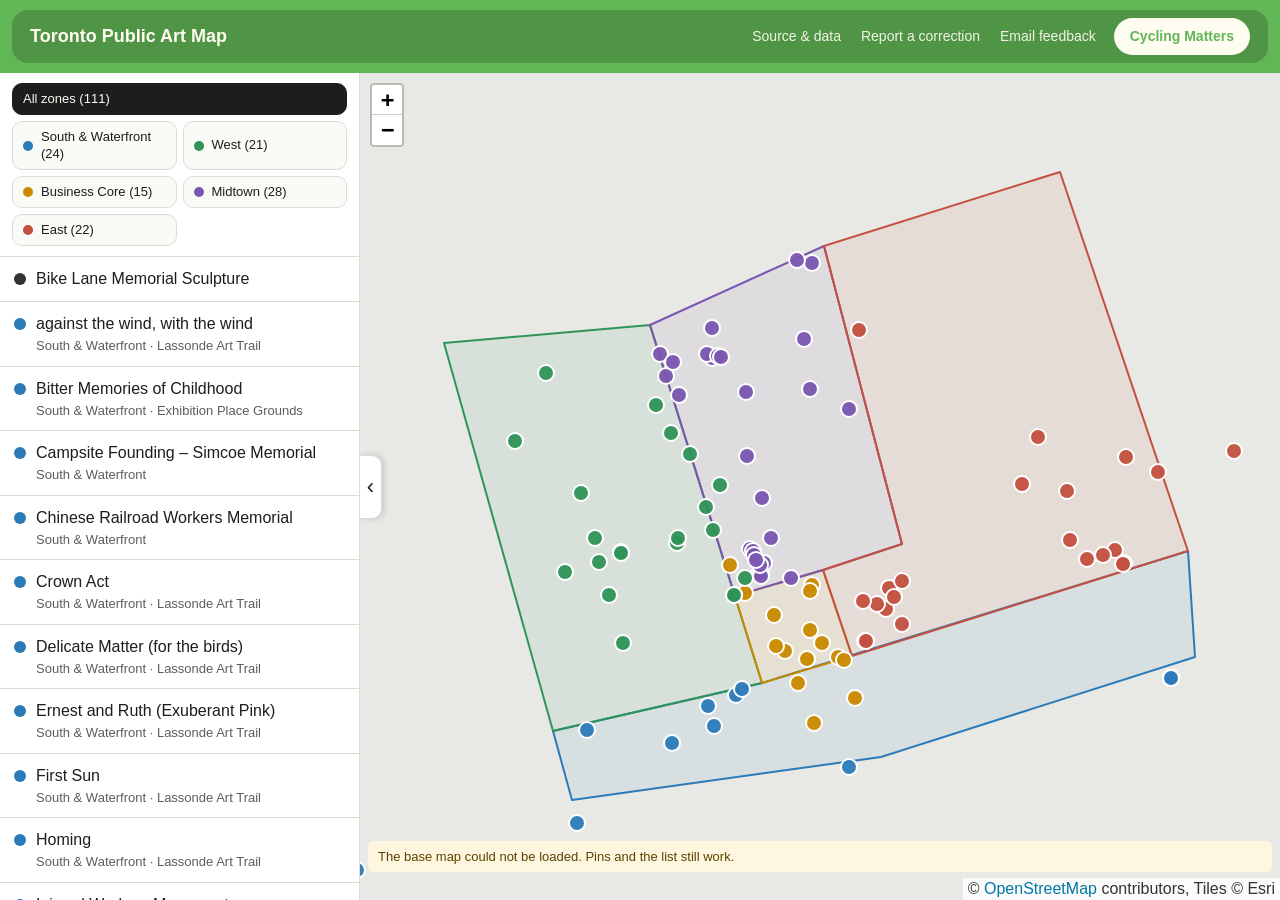
<file: index.html>
<!doctype html>
<html lang="en">
<head>
<meta charset="utf-8">
<meta name="viewport" content="width=device-width, initial-scale=1">
<title>Toronto Public Art Map</title>
<meta name="description" content="Outdoor public art, civic statuary and architectural art in downtown Toronto, reachable on foot or by bike.">
<link rel="stylesheet" href="leaflet.css">
<link rel="stylesheet" href="style.css">
</head>
<body>
<header class="site">
  <nav class="navbar" aria-label="Site">
    <div class="brand">
      <h1>Toronto Public Art Map</h1>
    </div>
    <div class="nav-links" id="navLinks">
      <a href="https://github.com/brianerdelyi/tpam" rel="noopener">Source &amp; data</a>
      <a href="https://github.com/brianerdelyi/tpam/issues/new?template=correction.md" rel="noopener">Report a correction</a>
      <a href="mailto:tpam@cyclingmatters.ca?subject=Toronto%20Public%20Art%20Map%20feedback">Email feedback</a>
      <a class="mobile-only" href="https://cyclingmatters.ca" rel="noopener">Cycling Matters</a>
    </div>
    <a class="nav-cta" href="https://cyclingmatters.ca" rel="noopener">Cycling Matters</a>
    <button class="nav-toggle" id="navToggle" type="button" aria-label="Menu" aria-expanded="false" aria-controls="navLinks"><span></span><span></span><span></span></button>
  </nav>
</header>
<main>
  <div id="mapbox">
    <div id="map"></div>
    <p id="tilemsg" hidden>The base map could not be loaded. Pins and the list still work.</p>
  </div>
  <button id="panelTab" type="button" aria-controls="list" aria-expanded="true" aria-label="Hide panel" title="Hide panel"><span class="chev" aria-hidden="true">&#8249;</span><span class="lbl">Works &amp; filter</span></button>
  <aside id="list" aria-label="Works and filter">
    <div class="panehead"><h2>Works &amp; filter</h2><button id="panelClose" type="button" aria-label="Close panel">&times;</button></div>
    <div id="zonebar" role="group" aria-label="Show works in"></div>
    <ul id="works"></ul>
  </aside>
</main>
<script src="leaflet.js"></script>
<script src="app.js"></script>
</body>
</html>
</file>
<file: leaflet.css>
/* required styles */

.leaflet-pane,
.leaflet-tile,
.leaflet-marker-icon,
.leaflet-marker-shadow,
.leaflet-tile-container,
.leaflet-pane > svg,
.leaflet-pane > canvas,
.leaflet-zoom-box,
.leaflet-image-layer,
.leaflet-layer {
	position: absolute;
	left: 0;
	top: 0;
	}
.leaflet-container {
	overflow: hidden;
	}
.leaflet-tile,
.leaflet-marker-icon,
.leaflet-marker-shadow {
	-webkit-user-select: none;
	   -moz-user-select: none;
	        user-select: none;
	  -webkit-user-drag: none;
	}
/* Prevents IE11 from highlighting tiles in blue */
.leaflet-tile::selection {
	background: transparent;
}
/* Safari renders non-retina tile on retina better with this, but Chrome is worse */
.leaflet-safari .leaflet-tile {
	image-rendering: -webkit-optimize-contrast;
	}
/* hack that prevents hw layers "stretching" when loading new tiles */
.leaflet-safari .leaflet-tile-container {
	width: 1600px;
	height: 1600px;
	-webkit-transform-origin: 0 0;
	}
.leaflet-marker-icon,
.leaflet-marker-shadow {
	display: block;
	}
/* .leaflet-container svg: reset svg max-width decleration shipped in Joomla! (joomla.org) 3.x */
/* .leaflet-container img: map is broken in FF if you have max-width: 100% on tiles */
.leaflet-container .leaflet-overlay-pane svg {
	max-width: none !important;
	max-height: none !important;
	}
.leaflet-container .leaflet-marker-pane img,
.leaflet-container .leaflet-shadow-pane img,
.leaflet-container .leaflet-tile-pane img,
.leaflet-container img.leaflet-image-layer,
.leaflet-container .leaflet-tile {
	max-width: none !important;
	max-height: none !important;
	width: auto;
	padding: 0;
	}

.leaflet-container img.leaflet-tile {
	/* See: https://bugs.chromium.org/p/chromium/issues/detail?id=600120 */
	mix-blend-mode: plus-lighter;
}

.leaflet-container.leaflet-touch-zoom {
	-ms-touch-action: pan-x pan-y;
	touch-action: pan-x pan-y;
	}
.leaflet-container.leaflet-touch-drag {
	-ms-touch-action: pinch-zoom;
	/* Fallback for FF which doesn't support pinch-zoom */
	touch-action: none;
	touch-action: pinch-zoom;
}
.leaflet-container.leaflet-touch-drag.leaflet-touch-zoom {
	-ms-touch-action: none;
	touch-action: none;
}
.leaflet-container {
	-webkit-tap-highlight-color: transparent;
}
.leaflet-container a {
	-webkit-tap-highlight-color: rgba(51, 181, 229, 0.4);
}
.leaflet-tile {
	filter: inherit;
	visibility: hidden;
	}
.leaflet-tile-loaded {
	visibility: inherit;
	}
.leaflet-zoom-box {
	width: 0;
	height: 0;
	-moz-box-sizing: border-box;
	     box-sizing: border-box;
	z-index: 800;
	}
/* workaround for https://bugzilla.mozilla.org/show_bug.cgi?id=888319 */
.leaflet-overlay-pane svg {
	-moz-user-select: none;
	}

.leaflet-pane         { z-index: 400; }

.leaflet-tile-pane    { z-index: 200; }
.leaflet-overlay-pane { z-index: 400; }
.leaflet-shadow-pane  { z-index: 500; }
.leaflet-marker-pane  { z-index: 600; }
.leaflet-tooltip-pane   { z-index: 650; }
.leaflet-popup-pane   { z-index: 700; }

.leaflet-map-pane canvas { z-index: 100; }
.leaflet-map-pane svg    { z-index: 200; }

.leaflet-vml-shape {
	width: 1px;
	height: 1px;
	}
.lvml {
	behavior: url(#default#VML);
	display: inline-block;
	position: absolute;
	}


/* control positioning */

.leaflet-control {
	position: relative;
	z-index: 800;
	pointer-events: visiblePainted; /* IE 9-10 doesn't have auto */
	pointer-events: auto;
	}
.leaflet-top,
.leaflet-bottom {
	position: absolute;
	z-index: 1000;
	pointer-events: none;
	}
.leaflet-top {
	top: 0;
	}
.leaflet-right {
	right: 0;
	}
.leaflet-bottom {
	bottom: 0;
	}
.leaflet-left {
	left: 0;
	}
.leaflet-control {
	float: left;
	clear: both;
	}
.leaflet-right .leaflet-control {
	float: right;
	}
.leaflet-top .leaflet-control {
	margin-top: 10px;
	}
.leaflet-bottom .leaflet-control {
	margin-bottom: 10px;
	}
.leaflet-left .leaflet-control {
	margin-left: 10px;
	}
.leaflet-right .leaflet-control {
	margin-right: 10px;
	}


/* zoom and fade animations */

.leaflet-fade-anim .leaflet-popup {
	opacity: 0;
	-webkit-transition: opacity 0.2s linear;
	   -moz-transition: opacity 0.2s linear;
	        transition: opacity 0.2s linear;
	}
.leaflet-fade-anim .leaflet-map-pane .leaflet-popup {
	opacity: 1;
	}
.leaflet-zoom-animated {
	-webkit-transform-origin: 0 0;
	    -ms-transform-origin: 0 0;
	        transform-origin: 0 0;
	}
svg.leaflet-zoom-animated {
	will-change: transform;
}

.leaflet-zoom-anim .leaflet-zoom-animated {
	-webkit-transition: -webkit-transform 0.25s cubic-bezier(0,0,0.25,1);
	   -moz-transition:    -moz-transform 0.25s cubic-bezier(0,0,0.25,1);
	        transition:         transform 0.25s cubic-bezier(0,0,0.25,1);
	}
.leaflet-zoom-anim .leaflet-tile,
.leaflet-pan-anim .leaflet-tile {
	-webkit-transition: none;
	   -moz-transition: none;
	        transition: none;
	}

.leaflet-zoom-anim .leaflet-zoom-hide {
	visibility: hidden;
	}


/* cursors */

.leaflet-interactive {
	cursor: pointer;
	}
.leaflet-grab {
	cursor: -webkit-grab;
	cursor:    -moz-grab;
	cursor:         grab;
	}
.leaflet-crosshair,
.leaflet-crosshair .leaflet-interactive {
	cursor: crosshair;
	}
.leaflet-popup-pane,
.leaflet-control {
	cursor: auto;
	}
.leaflet-dragging .leaflet-grab,
.leaflet-dragging .leaflet-grab .leaflet-interactive,
.leaflet-dragging .leaflet-marker-draggable {
	cursor: move;
	cursor: -webkit-grabbing;
	cursor:    -moz-grabbing;
	cursor:         grabbing;
	}

/* marker & overlays interactivity */
.leaflet-marker-icon,
.leaflet-marker-shadow,
.leaflet-image-layer,
.leaflet-pane > svg path,
.leaflet-tile-container {
	pointer-events: none;
	}

.leaflet-marker-icon.leaflet-interactive,
.leaflet-image-layer.leaflet-interactive,
.leaflet-pane > svg path.leaflet-interactive,
svg.leaflet-image-layer.leaflet-interactive path {
	pointer-events: visiblePainted; /* IE 9-10 doesn't have auto */
	pointer-events: auto;
	}

/* visual tweaks */

.leaflet-container {
	background: #ddd;
	outline-offset: 1px;
	}
.leaflet-container a {
	color: #0078A8;
	}
.leaflet-zoom-box {
	border: 2px dotted #38f;
	background: rgba(255,255,255,0.5);
	}


/* general typography */
.leaflet-container {
	font-family: "Helvetica Neue", Arial, Helvetica, sans-serif;
	font-size: 12px;
	font-size: 0.75rem;
	line-height: 1.5;
	}


/* general toolbar styles */

.leaflet-bar {
	box-shadow: 0 1px 5px rgba(0,0,0,0.65);
	border-radius: 4px;
	}
.leaflet-bar a {
	background-color: #fff;
	border-bottom: 1px solid #ccc;
	width: 26px;
	height: 26px;
	line-height: 26px;
	display: block;
	text-align: center;
	text-decoration: none;
	color: black;
	}
.leaflet-bar a,
.leaflet-control-layers-toggle {
	background-position: 50% 50%;
	background-repeat: no-repeat;
	display: block;
	}
.leaflet-bar a:hover,
.leaflet-bar a:focus {
	background-color: #f4f4f4;
	}
.leaflet-bar a:first-child {
	border-top-left-radius: 4px;
	border-top-right-radius: 4px;
	}
.leaflet-bar a:last-child {
	border-bottom-left-radius: 4px;
	border-bottom-right-radius: 4px;
	border-bottom: none;
	}
.leaflet-bar a.leaflet-disabled {
	cursor: default;
	background-color: #f4f4f4;
	color: #bbb;
	}

.leaflet-touch .leaflet-bar a {
	width: 30px;
	height: 30px;
	line-height: 30px;
	}
.leaflet-touch .leaflet-bar a:first-child {
	border-top-left-radius: 2px;
	border-top-right-radius: 2px;
	}
.leaflet-touch .leaflet-bar a:last-child {
	border-bottom-left-radius: 2px;
	border-bottom-right-radius: 2px;
	}

/* zoom control */

.leaflet-control-zoom-in,
.leaflet-control-zoom-out {
	font: bold 18px 'Lucida Console', Monaco, monospace;
	text-indent: 1px;
	}

.leaflet-touch .leaflet-control-zoom-in, .leaflet-touch .leaflet-control-zoom-out  {
	font-size: 22px;
	}


/* layers control */

.leaflet-control-layers {
	box-shadow: 0 1px 5px rgba(0,0,0,0.4);
	background: #fff;
	border-radius: 5px;
	}
.leaflet-control-layers-toggle {
	background-image: url(images/layers.png);
	width: 36px;
	height: 36px;
	}
.leaflet-retina .leaflet-control-layers-toggle {
	background-image: url(images/layers-2x.png);
	background-size: 26px 26px;
	}
.leaflet-touch .leaflet-control-layers-toggle {
	width: 44px;
	height: 44px;
	}
.leaflet-control-layers .leaflet-control-layers-list,
.leaflet-control-layers-expanded .leaflet-control-layers-toggle {
	display: none;
	}
.leaflet-control-layers-expanded .leaflet-control-layers-list {
	display: block;
	position: relative;
	}
.leaflet-control-layers-expanded {
	padding: 6px 10px 6px 6px;
	color: #333;
	background: #fff;
	}
.leaflet-control-layers-scrollbar {
	overflow-y: scroll;
	overflow-x: hidden;
	padding-right: 5px;
	}
.leaflet-control-layers-selector {
	margin-top: 2px;
	position: relative;
	top: 1px;
	}
.leaflet-control-layers label {
	display: block;
	font-size: 13px;
	font-size: 1.08333em;
	}
.leaflet-control-layers-separator {
	height: 0;
	border-top: 1px solid #ddd;
	margin: 5px -10px 5px -6px;
	}

/* Default icon URLs */
.leaflet-default-icon-path { /* used only in path-guessing heuristic, see L.Icon.Default */
	background-image: url(images/marker-icon.png);
	}


/* attribution and scale controls */

.leaflet-container .leaflet-control-attribution {
	background: #fff;
	background: rgba(255, 255, 255, 0.8);
	margin: 0;
	}
.leaflet-control-attribution,
.leaflet-control-scale-line {
	padding: 0 5px;
	color: #333;
	line-height: 1.4;
	}
.leaflet-control-attribution a {
	text-decoration: none;
	}
.leaflet-control-attribution a:hover,
.leaflet-control-attribution a:focus {
	text-decoration: underline;
	}
.leaflet-attribution-flag {
	display: inline !important;
	vertical-align: baseline !important;
	width: 1em;
	height: 0.6669em;
	}
.leaflet-left .leaflet-control-scale {
	margin-left: 5px;
	}
.leaflet-bottom .leaflet-control-scale {
	margin-bottom: 5px;
	}
.leaflet-control-scale-line {
	border: 2px solid #777;
	border-top: none;
	line-height: 1.1;
	padding: 2px 5px 1px;
	white-space: nowrap;
	-moz-box-sizing: border-box;
	     box-sizing: border-box;
	background: rgba(255, 255, 255, 0.8);
	text-shadow: 1px 1px #fff;
	}
.leaflet-control-scale-line:not(:first-child) {
	border-top: 2px solid #777;
	border-bottom: none;
	margin-top: -2px;
	}
.leaflet-control-scale-line:not(:first-child):not(:last-child) {
	border-bottom: 2px solid #777;
	}

.leaflet-touch .leaflet-control-attribution,
.leaflet-touch .leaflet-control-layers,
.leaflet-touch .leaflet-bar {
	box-shadow: none;
	}
.leaflet-touch .leaflet-control-layers,
.leaflet-touch .leaflet-bar {
	border: 2px solid rgba(0,0,0,0.2);
	background-clip: padding-box;
	}


/* popup */

.leaflet-popup {
	position: absolute;
	text-align: center;
	margin-bottom: 20px;
	}
.leaflet-popup-content-wrapper {
	padding: 1px;
	text-align: left;
	border-radius: 12px;
	}
.leaflet-popup-content {
	margin: 13px 24px 13px 20px;
	line-height: 1.3;
	font-size: 13px;
	font-size: 1.08333em;
	min-height: 1px;
	}
.leaflet-popup-content p {
	margin: 17px 0;
	margin: 1.3em 0;
	}
.leaflet-popup-tip-container {
	width: 40px;
	height: 20px;
	position: absolute;
	left: 50%;
	margin-top: -1px;
	margin-left: -20px;
	overflow: hidden;
	pointer-events: none;
	}
.leaflet-popup-tip {
	width: 17px;
	height: 17px;
	padding: 1px;

	margin: -10px auto 0;
	pointer-events: auto;

	-webkit-transform: rotate(45deg);
	   -moz-transform: rotate(45deg);
	    -ms-transform: rotate(45deg);
	        transform: rotate(45deg);
	}
.leaflet-popup-content-wrapper,
.leaflet-popup-tip {
	background: white;
	color: #333;
	box-shadow: 0 3px 14px rgba(0,0,0,0.4);
	}
.leaflet-container a.leaflet-popup-close-button {
	position: absolute;
	top: 0;
	right: 0;
	border: none;
	text-align: center;
	width: 24px;
	height: 24px;
	font: 16px/24px Tahoma, Verdana, sans-serif;
	color: #757575;
	text-decoration: none;
	background: transparent;
	}
.leaflet-container a.leaflet-popup-close-button:hover,
.leaflet-container a.leaflet-popup-close-button:focus {
	color: #585858;
	}
.leaflet-popup-scrolled {
	overflow: auto;
	}

.leaflet-oldie .leaflet-popup-content-wrapper {
	-ms-zoom: 1;
	}
.leaflet-oldie .leaflet-popup-tip {
	width: 24px;
	margin: 0 auto;

	-ms-filter: "progid:DXImageTransform.Microsoft.Matrix(M11=0.70710678, M12=0.70710678, M21=-0.70710678, M22=0.70710678)";
	filter: progid:DXImageTransform.Microsoft.Matrix(M11=0.70710678, M12=0.70710678, M21=-0.70710678, M22=0.70710678);
	}

.leaflet-oldie .leaflet-control-zoom,
.leaflet-oldie .leaflet-control-layers,
.leaflet-oldie .leaflet-popup-content-wrapper,
.leaflet-oldie .leaflet-popup-tip {
	border: 1px solid #999;
	}


/* div icon */

.leaflet-div-icon {
	background: #fff;
	border: 1px solid #666;
	}


/* Tooltip */
/* Base styles for the element that has a tooltip */
.leaflet-tooltip {
	position: absolute;
	padding: 6px;
	background-color: #fff;
	border: 1px solid #fff;
	border-radius: 3px;
	color: #222;
	white-space: nowrap;
	-webkit-user-select: none;
	-moz-user-select: none;
	-ms-user-select: none;
	user-select: none;
	pointer-events: none;
	box-shadow: 0 1px 3px rgba(0,0,0,0.4);
	}
.leaflet-tooltip.leaflet-interactive {
	cursor: pointer;
	pointer-events: auto;
	}
.leaflet-tooltip-top:before,
.leaflet-tooltip-bottom:before,
.leaflet-tooltip-left:before,
.leaflet-tooltip-right:before {
	position: absolute;
	pointer-events: none;
	border: 6px solid transparent;
	background: transparent;
	content: "";
	}

/* Directions */

.leaflet-tooltip-bottom {
	margin-top: 6px;
}
.leaflet-tooltip-top {
	margin-top: -6px;
}
.leaflet-tooltip-bottom:before,
.leaflet-tooltip-top:before {
	left: 50%;
	margin-left: -6px;
	}
.leaflet-tooltip-top:before {
	bottom: 0;
	margin-bottom: -12px;
	border-top-color: #fff;
	}
.leaflet-tooltip-bottom:before {
	top: 0;
	margin-top: -12px;
	margin-left: -6px;
	border-bottom-color: #fff;
	}
.leaflet-tooltip-left {
	margin-left: -6px;
}
.leaflet-tooltip-right {
	margin-left: 6px;
}
.leaflet-tooltip-left:before,
.leaflet-tooltip-right:before {
	top: 50%;
	margin-top: -6px;
	}
.leaflet-tooltip-left:before {
	right: 0;
	margin-right: -12px;
	border-left-color: #fff;
	}
.leaflet-tooltip-right:before {
	left: 0;
	margin-left: -12px;
	border-right-color: #fff;
	}

/* Printing */

@media print {
	/* Prevent printers from removing background-images of controls. */
	.leaflet-control {
		-webkit-print-color-adjust: exact;
		print-color-adjust: exact;
		}
	}
</file>
<file: style.css>
:root { --green:#61B655; --cream:#FFFCF2; --bg:#fafaf7; --panel:#fff; --fg:#1d1d1b; --muted:#5d5d58; --line:#dcdcd6; --accent:#2b5f8a; --warn-bg:#fff6df; --warn-fg:#5a4300; }
@media (prefers-color-scheme: dark) {
  :root { --bg:#141417; --panel:#1c1c20; --fg:#ececea; --muted:#a6a6a2; --line:#34343a; --accent:#7db4e6; --warn-bg:#3a3017; --warn-fg:#f1dba0; }
}
* { box-sizing: border-box; }
html, body { height: 100%; }
body { margin: 0; display: flex; flex-direction: column; background: var(--bg); color: var(--fg); font: 16px/1.5 -apple-system, "Segoe UI", Helvetica, Arial, sans-serif; }
a { color: var(--accent); }
header.site { position: relative; z-index: 2000; padding: 10px 12px; background: var(--green); color: var(--cream); }
.navbar { display: flex; align-items: center; gap: 18px; padding: 8px 18px; border-radius: 16px; background: rgba(0,0,0,.18); }
.brand { margin-right: auto; min-width: 0; }
.brand h1 { margin: 0; font-size: 18px; line-height: 1.25; font-weight: 700; color: var(--cream); }
.nav-links { display: flex; align-items: center; gap: 20px; font-size: 14px; }
.nav-links a { color: rgba(255,252,242,.92); text-decoration: none; }
.nav-links a:hover { color: #fff; text-decoration: underline; }
.nav-cta { padding: 8px 16px; border-radius: 999px; background: var(--cream); color: var(--green); font-size: 14px; font-weight: 700; text-decoration: none; white-space: nowrap; }
.nav-cta:hover { background: #fff; }
.mobile-only { display: none; }
.nav-toggle { display: none; width: 38px; height: 38px; padding: 0; border: 0; border-radius: 10px; background: transparent; cursor: pointer; flex-direction: column; justify-content: center; align-items: center; gap: 5px; }
.nav-toggle span { display: block; width: 20px; height: 2px; border-radius: 2px; background: var(--cream); }
main { position: relative; overflow: hidden; flex: 1; min-height: 0; }
#mapbox { position: absolute; top: 0; right: 0; bottom: 0; left: 0; }
#map { position: absolute; top: 0; right: 0; bottom: 0; left: 0; background: #e8e8e4; }
#tilemsg { position: absolute; z-index: 500; left: 8px; right: 8px; bottom: 28px; margin: 0; padding: 6px 10px; border-radius: 6px; font-size: 13px; background: var(--warn-bg); color: var(--warn-fg); }
#list { position: absolute; z-index: 1200; top: 0; bottom: 0; left: 0; display: flex; flex-direction: column; overflow: hidden; background: var(--panel); border-right: 1px solid var(--line); }
.panehead { display: none; justify-content: space-between; align-items: center; padding: 10px 14px; border-bottom: 1px solid var(--line); }
.panehead h2 { font-size: 16px; margin: 0; }
.panehead button { font: inherit; font-size: 22px; line-height: 1; padding: 2px 12px; border: 1px solid var(--line); border-radius: 8px; background: var(--bg); color: var(--fg); cursor: pointer; }
#zonebar { display: grid; grid-template-columns: 1fr 1fr; gap: 6px; padding: 10px 12px; border-bottom: 1px solid var(--line); }
#zonebar button { display: flex; align-items: center; gap: 8px; text-align: left; font: inherit; font-size: 13px; line-height: 1.25; padding: 7px 10px; border: 1px solid var(--line); border-radius: 10px; background: var(--bg); color: var(--fg); cursor: pointer; }
#zonebar button:hover { background: color-mix(in srgb, var(--accent) 12%, var(--bg)); }
#zonebar button[aria-pressed="true"] { background: var(--fg); color: var(--bg); border-color: var(--fg); }
#zonebar button:first-child { grid-column: 1 / -1; }
#zonebar .dot { width: 10px; height: 10px; border-radius: 50%; flex: none; }
#works { flex: 1; min-height: 0; overflow-y: auto; -webkit-overflow-scrolling: touch; }
#panelTab { position: absolute; z-index: 1100; cursor: pointer; color: var(--fg); background: var(--panel); border: 1px solid var(--line); font: inherit; }
#panelTab:hover { background: color-mix(in srgb, var(--accent) 12%, var(--panel)); }
#panelTab:focus-visible { outline: 2px solid var(--accent); outline-offset: 2px; }
#works { list-style: none; margin: 0; padding: 0; }
#works li { border-bottom: 1px solid var(--line); }
#works button { display: flex; width: 100%; gap: 10px; align-items: flex-start; text-align: left; background: none; border: 0; color: inherit; font: inherit; padding: 10px 14px; cursor: pointer; }
#works button:hover, #works li.sel button { background: color-mix(in srgb, var(--accent) 12%, transparent); }
#works button:focus-visible { outline: 2px solid var(--accent); outline-offset: -2px; }
#works .dot { width: 12px; height: 12px; border-radius: 50%; margin-top: 6px; flex: none; }
#works .nm { font-weight: 500; display: block; }
#works .wh { font-size: 13px; color: var(--muted); display: block; }
.empty { padding: 16px; color: var(--muted); }
.pop h3 { margin: 0 0 2px; font-size: 16px; }
.pop .meta { margin: 0 0 6px; font-size: 13px; color: #5d5d58; }
.pop p { margin: 0 0 6px; font-size: 14px; line-height: 1.4; }
.pop .go { font-size: 14px; margin: 8px 0 4px; }
.pop .go a { margin-right: 10px; font-weight: 600; }
.pop .small { font-size: 12px; margin: 0; }
.leaflet-container { font: inherit; }
@media (min-width: 761px) {
  #list { width: 360px; transition: transform .25s ease, visibility 0s; }
  body.panel-hidden #list { transform: translateX(-100%); visibility: hidden; transition: transform .25s ease, visibility 0s linear .25s; }
  #mapbox { left: 360px; transition: left .25s ease; }
  body.panel-hidden #mapbox { left: 0; }
  #panelTab { top: 50%; left: 360px; transform: translateY(-50%); width: 22px; height: 64px; padding: 0; border-left: 0; border-radius: 0 10px 10px 0; font-size: 22px; line-height: 1; box-shadow: 2px 0 6px rgba(0,0,0,.15); transition: left .25s ease; }
  body.panel-hidden #panelTab { left: 0; }
  #panelTab .lbl { display: none; }
}
@media (max-width: 760px) {
  html, body { height: 100%; }
  body { height: 100vh; height: 100dvh; }
  header.site { padding: 8px 10px; }
  .navbar { padding: 6px 8px 6px 14px; gap: 8px; }
  .brand h1 { font-size: 16px; }
  .nav-cta { display: none; }
  .nav-toggle { display: flex; }
  .nav-links { display: none; position: absolute; top: 100%; left: 10px; right: 10px; margin-top: 6px; padding: 6px; flex-direction: column; align-items: stretch; gap: 0; border-radius: 14px; background: #4a8f40; box-shadow: 0 6px 18px rgba(0,0,0,.3); z-index: 2100; }
  .nav-links.open { display: flex; }
  .nav-links a { padding: 12px 14px; font-size: 16px; }
  .mobile-only { display: block; }
  #list { right: 0; width: auto; border-right: 0; transition: transform .25s ease, visibility 0s; }
  .panehead { display: flex; }
  #zonebar button { font-size: 14px; padding: 9px 10px; }
  body.panel-hidden #list { transform: translateX(-100%); visibility: hidden; transition: transform .25s ease, visibility 0s linear .25s; }
  #panelTab { left: 50%; bottom: 28px; transform: translateX(-50%); padding: 10px 20px; border-radius: 999px; font-size: 15px; box-shadow: 0 2px 10px rgba(0,0,0,.25); white-space: nowrap; display: none; }
  body.panel-hidden #panelTab { display: block; }
  #panelTab .chev { display: none; }
}
@media (prefers-reduced-motion: reduce) { #list, #mapbox, #panelTab { transition: none !important; } }

.pop .photo { position: relative; margin: 0 0 8px; height: 200px; background: #2a2a28; border-radius: 6px; overflow: hidden; }
.pop .photo img { display: block; width: 100%; height: 100%; object-fit: contain; }
.pop .photo .credit { position: absolute; right: 4px; bottom: 4px; font-size: 10px; color: #fff; background: rgba(0,0,0,.55); padding: 1px 5px; border-radius: 3px; }
.pop .photo img { cursor: zoom-in; }
.lightbox { position: fixed; inset: 0; z-index: 3000; display: flex; flex-direction: column; align-items: center; justify-content: center; gap: 10px; padding: 16px; background: rgba(0,0,0,.88); cursor: zoom-out; }
.lightbox img { max-width: 100%; max-height: calc(100% - 90px); object-fit: contain; }
.lightbox .lbcap { margin: 0; color: #fff; font-size: 14px; text-align: center; }
.lightbox .lbclose { font: inherit; font-size: 14px; padding: 8px 18px; border: 1px solid #fff; border-radius: 6px; background: transparent; color: #fff; cursor: pointer; }
</file>
